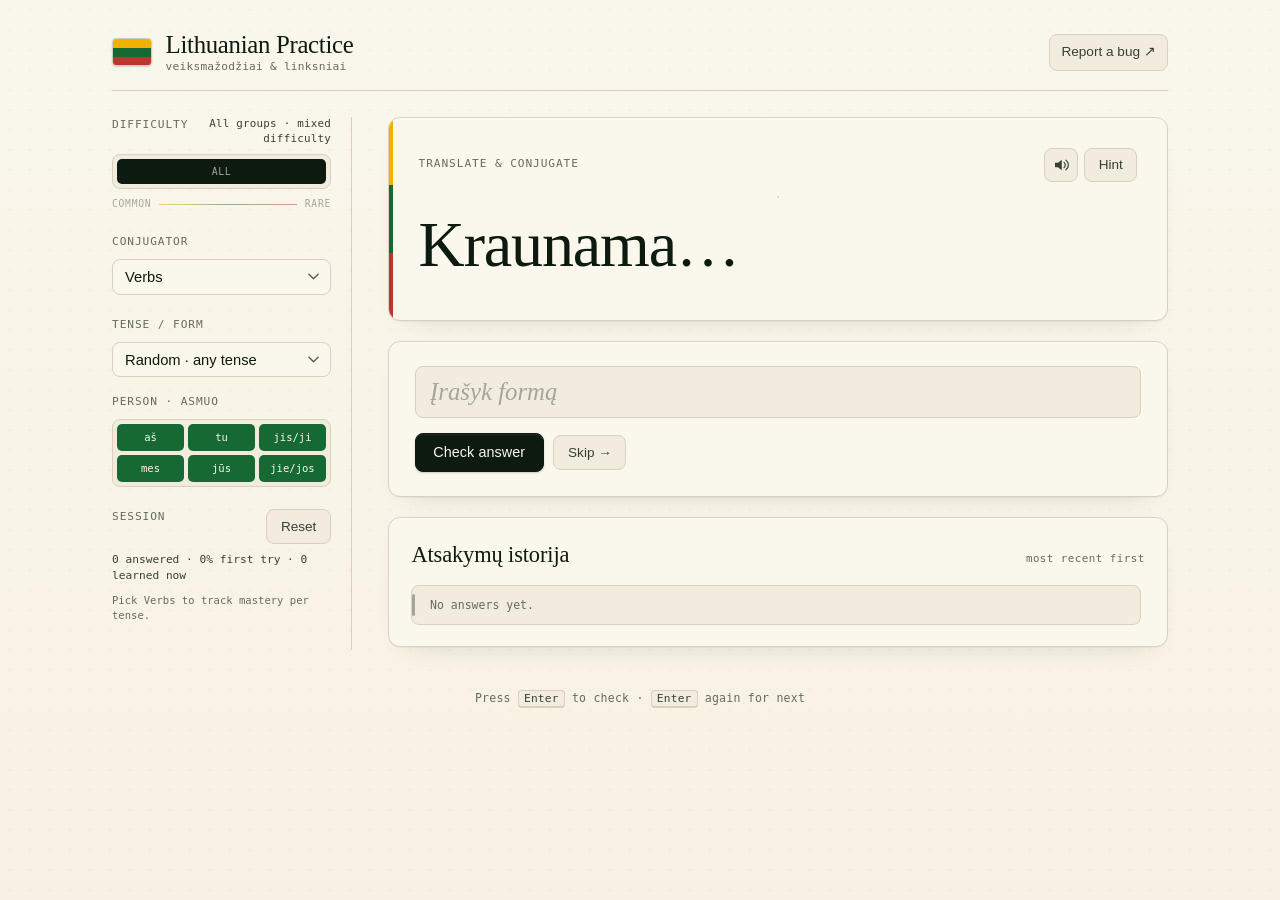
<file: index.html>
<!doctype html>
<html lang="en">
  <head>
    <meta charset="UTF-8" />
    <meta name="viewport" content="width=device-width, initial-scale=1.0" />
    <meta
      http-equiv="Content-Security-Policy"
      content="default-src 'self'; img-src 'self' data: https:; style-src 'self' https://fonts.googleapis.com; font-src https://fonts.gstatic.com data:; script-src 'self'; media-src 'self' https://translate.google.com https://translate.googleapis.com data: blob:; connect-src 'self' https://translate.google.com https://translate.googleapis.com https://www.googleapis.com https://commons.wikimedia.org; object-src 'none'; base-uri 'none'; frame-ancestors 'none';"
    />
    <meta http-equiv="Referrer-Policy" content="no-referrer" />
    <title>Lithuanian Practice</title>
    <link rel="preconnect" href="https://fonts.googleapis.com" />
    <link rel="preconnect" href="https://fonts.gstatic.com" crossorigin />
    <link
      href="https://fonts.googleapis.com/css2?family=Spectral:ital,wght@0,400;0,500;0,600;1,400;1,500&family=DM+Serif+Display:ital@0;1&family=Bricolage+Grotesque:opsz,wght@10..48,400;10..48,500;10..48,600;10..48,700&family=IBM+Plex+Sans:wght@400;500;600&family=JetBrains+Mono:wght@400;500;600&display=swap"
      rel="stylesheet"
    />
    <link rel="stylesheet" href="styles.css?v=20260610a" />
  </head>
  <body>
    <div class="page">
      <header class="topbar">
        <div class="brand">
          <span class="brand-mark" role="img" aria-label="Lithuanian flag"><span></span><span></span><span></span></span>
          <div class="brand-text">
            <span class="brand-title">Lithuanian Practice</span>
            <span class="brand-sub">veiksmažodžiai &amp; linksniai</span>
          </div>
        </div>
        <a
          class="ghost-link"
          href="https://github.com/ingakaspar/lithuanian-words-practice/issues/new"
          target="_blank"
          rel="noopener noreferrer"
          >Report a bug ↗</a
        >
      </header>

      <div class="layout">
        <aside class="sidebar" aria-label="Practice controls">
          <div class="control-group freq-group">
            <div class="freq-head">
              <span class="eyebrow">Difficulty</span>
              <span id="freqHint" class="freq-hint">All groups</span>
            </div>
            <div
              id="freqChips"
              class="freq-chips"
              role="group"
              aria-label="Word frequency band"
              data-all="true"
            ></div>
            <select id="wordGroupSelect" class="visually-hidden" aria-hidden="true" tabindex="-1" multiple>
              <option value="all" selected>All groups (0-900)</option>
            </select>
            <div class="freq-legend" aria-hidden="true">
              <span>common</span>
              <span class="freq-legend-rule"></span>
              <span>rare</span>
            </div>
          </div>

          <div class="control-group">
            <div class="eyebrow">Conjugator</div>
            <div class="seg" role="radiogroup" id="modeSeg">
              <select id="practiceMode" aria-label="Choose what to practice">
                <option value="verbs">Verbs</option>
                <option value="nouns">Nouns</option>
                <option value="pronouns">Pronouns · Местоимения</option>
                <option value="adjectives">Adjectives</option>
                <option value="adverbs">Adverbs</option>
                <option value="numerals">Numerals</option>
              </select>
            </div>
          </div>

          <div id="verbControls" class="control-group">
            <label for="formSelect" class="eyebrow">Tense / form</label>
            <select id="formSelect">
              <option value="random">Random · any tense</option>
              <option value="present">Esamasis · present</option>
              <option value="past">Būtasis · past</option>
              <option value="future">Būsimasis · future</option>
              <option value="usedTo">Būdavo · used to</option>
              <option value="conditional">Sąlyginis · conditional</option>
              <option value="imperative">Liepiamoji · imperative</option>
            </select>
            <span class="eyebrow person-eyebrow">Person · asmuo</span>
            <div id="personChips" class="person-chips" role="group" aria-label="Verb person">
              <button type="button" class="person-chip active" data-person="0" aria-pressed="true">aš</button>
              <button type="button" class="person-chip active" data-person="1" aria-pressed="true">tu</button>
              <button type="button" class="person-chip active" data-person="2" aria-pressed="true">jis/ji</button>
              <button type="button" class="person-chip active" data-person="3" aria-pressed="true">mes</button>
              <button type="button" class="person-chip active" data-person="4" aria-pressed="true">jūs</button>
              <button type="button" class="person-chip active" data-person="5" aria-pressed="true">jie/jos</button>
            </div>
          </div>

          <div id="nounControls" class="control-group">
            <label for="nounCaseSelect" class="eyebrow">Noun case</label>
            <select id="nounCaseSelect">
              <option value="random">All cases (random)</option>
              <option value="Genitive">Genitive · Ko? Kieno?</option>
              <option value="Dative">Dative · Kam?</option>
              <option value="Accusative">Accusative · Ką?</option>
              <option value="Instrumental">Instrumental · Kuo?</option>
              <option value="Locative">Locative · Kur?</option>
              <option value="Vocative">Vocative · Kreipinys</option>
            </select>
          </div>

          <div class="control-group session-group">
            <div class="freq-head">
              <span class="eyebrow">Session</span>
              <button id="resetMasteryBtn" type="button" class="ghost-btn ghost-btn-sm">Reset</button>
            </div>
            <p id="sessionStats" class="session-stats">0 answered · 0% first try · 0 learned now</p>
            <div id="sessionProgress" class="session-progress" hidden>
              <div class="session-bar-track"><div id="sessionBar" class="session-bar-fill"></div></div>
            </div>
            <p id="sessionRegime" class="session-regime"></p>
          </div>

          <p id="dataStats" class="stats"></p>
        </aside>

        <main class="study">
          <section class="card prompt-card" aria-live="polite">
            <div class="prompt-meta">
              <span class="eyebrow" id="promptKicker">Translate &amp; conjugate</span>
              <div class="prompt-actions">
                <button id="speakBtn" type="button" class="icon-btn" aria-label="Pronounce">
                  <svg viewBox="0 0 24 24" width="18" height="18" aria-hidden="true">
                    <path
                      d="M4 9v6h4l5 4V5L8 9H4z"
                      fill="currentColor"
                    />
                    <path
                      d="M16 8.5a4.5 4.5 0 0 1 0 7M18.5 5.5a8 8 0 0 1 0 13"
                      fill="none"
                      stroke="currentColor"
                      stroke-width="1.6"
                      stroke-linecap="round"
                    />
                  </svg>
                </button>
                <button id="hintBtn" type="button" class="ghost-btn">Hint</button>
              </div>
            </div>

            <figure id="wordImageWrap" class="word-image-wrap" hidden>
              <img id="wordImage" alt="" decoding="async" loading="lazy" />
            </figure>

            <h1 id="promptText" class="prompt-word">Kraunama…</h1>
            <p id="personText" class="prompt-translation"></p>
            <p id="nounMeta" class="prompt-context"></p>
          </section>

          <section class="card answer-card">
            <div class="answer-field" id="answerField" role="group" aria-label="Answer">
              <span id="answerNumTag" class="answer-num-tag" hidden aria-hidden="true"></span>
              <input
                id="answerInput"
                type="text"
                placeholder="Įrašyk formą"
                aria-label="Answer"
                autocomplete="off"
                spellcheck="false"
              />
            </div>
            <div class="answer-actions">
              <button id="checkBtn" type="button" class="primary-btn">Check answer</button>
              <button id="nextBtn" type="button" class="ghost-btn">Skip →</button>
            </div>
            <p id="resultText" class="result"></p>
          </section>

          <section class="card history-card">
            <header class="history-head">
              <h2>Atsakymų istorija</h2>
              <span class="history-hint">most recent first</span>
            </header>
            <div id="historyList" class="history-list" aria-live="polite"></div>
          </section>
        </main>
      </div>

      <footer class="footer">
        <span>Press <kbd>Enter</kbd> to check · <kbd>Enter</kbd> again for next</span>
      </footer>
    </div>

    <script src="app-config.js"></script>
    <script src="app.js?v=20260610a"></script>
    <script src="frequency-chips.js?v=20260511a"></script>
    <script src="tweaks.js?v=20260511a"></script>
  </body>
</html>
</file>
<file: styles.css>
/* ─────────────────────────────────────────────────────────────
   Lithuanian Practice — Vilnius edition
   Inspired by the Lithuanian flag: saffron · forest · crimson.
   Palette: warm bone paper, deep forest-ink, saffron primary,
            crimson for errors, forest green for correctness.
   Type: Instrument Serif (display) · Geist (UI) · Geist Mono (meta)
   ───────────────────────────────────────────────────────────── */

* {
  box-sizing: border-box;
}

:root {
  --radius-lg: 12px;
  --radius-md: 8px;
  --radius-sm: 4px;
  --shadow-card: 0 1px 0 oklch(1 0 0 / 0.6) inset,
                 0 1px 0 oklch(0.18 0.025 145 / 0.04),
                 0 12px 28px -20px oklch(0.18 0.025 145 / 0.20);
  --font-ui:   "IBM Plex Sans", ui-sans-serif, -apple-system, "Segoe UI", sans-serif;
  --font-mono: "JetBrains Mono", ui-monospace, "SF Mono", Menlo, monospace;

  --font-display: "Spectral", "Source Serif 4", Georgia, serif;
  --display-italic: italic;
  --display-weight: 500;
  --display-tracking: -0.018em;

  --d: 1;

  --paper:      oklch(0.975 0.014 92);
  --paper-2:    oklch(0.945 0.020 88);
  --paper-edge: oklch(0.86  0.026 85);
  --rule:       oklch(0.78  0.030 80);

  --ink:        oklch(0.20  0.030 150);
  --ink-soft:   oklch(0.36  0.025 145);
  --ink-muted:  oklch(0.52  0.022 130);
  --ink-faint:  oklch(0.72  0.018 110);

  --saffron:        oklch(0.80  0.165 82);
  --saffron-deep:   oklch(0.68  0.165 75);
  --saffron-ink:    oklch(0.42  0.130 70);
  --saffron-wash:   oklch(0.94  0.060 85);
  --forest:         oklch(0.46  0.115 150);
  --forest-deep:    oklch(0.34  0.095 150);
  --forest-wash:    oklch(0.93  0.045 150);
  --crimson:        oklch(0.54  0.180 28);
  --crimson-deep:   oklch(0.44  0.165 28);
  --crimson-wash:   oklch(0.94  0.055 28);

  --amber:      var(--saffron);
  --amber-ink:  var(--saffron-ink);
  --amber-wash: var(--saffron-wash);
  --clay:       var(--crimson);
  --clay-wash:  var(--crimson-wash);

  --grain-dot:  oklch(0.20 0.030 150 / 0.035);
  --grain-bg-a: oklch(0.975 0.014 92);
  --grain-bg-b: oklch(0.96  0.020 88);
  --shadow-tone: oklch(0.18 0.025 145 / 0.20);
}

[data-mood="midnight"] {
  --paper:      oklch(0.18  0.022 240);
  --paper-2:    oklch(0.22  0.024 240);
  --paper-edge: oklch(0.32  0.024 240);
  --rule:       oklch(0.40  0.026 240);
  --ink:        oklch(0.96  0.012 90);
  --ink-soft:   oklch(0.80  0.014 90);
  --ink-muted:  oklch(0.62  0.014 90);
  --ink-faint:  oklch(0.46  0.018 240);
  --saffron:        oklch(0.84  0.155 82);
  --saffron-deep:   oklch(0.74  0.160 78);
  --saffron-ink:    oklch(0.92  0.140 85);
  --saffron-wash:   oklch(0.30  0.075 80);
  --forest:         oklch(0.74  0.135 148);
  --forest-deep:    oklch(0.62  0.140 148);
  --forest-wash:    oklch(0.30  0.075 148);
  --crimson:        oklch(0.72  0.170 28);
  --crimson-deep:   oklch(0.58  0.180 28);
  --crimson-wash:   oklch(0.30  0.080 28);
  --grain-dot:  oklch(1 0 0 / 0.05);
  --grain-bg-a: oklch(0.16  0.022 240);
  --grain-bg-b: oklch(0.14  0.022 240);
  --shadow-tone: oklch(0 0 0 / 0.45);
  --shadow-card: 0 1px 0 oklch(1 0 0 / 0.04) inset,
                 0 14px 36px -18px oklch(0 0 0 / 0.55);
}

[data-mood="linen"] {
  --paper:      oklch(0.985 0.004 80);
  --paper-2:    oklch(0.965 0.006 80);
  --paper-edge: oklch(0.88  0.008 80);
  --rule:       oklch(0.80  0.010 80);
  --ink:        oklch(0.18  0.010 80);
  --ink-soft:   oklch(0.36  0.010 80);
  --ink-muted:  oklch(0.55  0.010 80);
  --ink-faint:  oklch(0.74  0.008 80);
  --saffron:        oklch(0.78  0.150 82);
  --saffron-deep:   oklch(0.66  0.155 78);
  --saffron-ink:    oklch(0.42  0.120 70);
  --saffron-wash:   oklch(0.95  0.050 85);
  --forest:         oklch(0.46  0.115 150);
  --forest-wash:    oklch(0.94  0.040 150);
  --crimson:        oklch(0.54  0.175 28);
  --crimson-wash:   oklch(0.95  0.050 28);
}

[data-voice="modernist"] {
  --font-display: "Bricolage Grotesque", ui-sans-serif, sans-serif;
  --display-italic: normal;
  --display-weight: 700;
  --display-tracking: -0.035em;
}

[data-voice="antique"] {
  --font-display: "DM Serif Display", "Source Serif 4", Georgia, serif;
  --display-italic: italic;
  --display-weight: 400;
  --display-tracking: -0.01em;
}

[data-density="airy"]    { --d: 1.24; }
[data-density="cozy"]    { --d: 1; }
[data-density="compact"] { --d: 0.82; }

html, body {
  margin: 0;
  padding: 0;
}

body {
  min-height: 100vh;
  font-family: var(--font-ui);
  font-size: 16px;
  line-height: 1.5;
  color: var(--ink);
  background: var(--paper);
  background-image:
    radial-gradient(var(--grain-dot) 1px, transparent 1px),
    linear-gradient(180deg, var(--grain-bg-a), var(--grain-bg-b));
  background-size: 20px 20px, 100% 100%;
  background-position: 0 0, 0 0;
  -webkit-font-smoothing: antialiased;
  text-rendering: optimizeLegibility;
}

.page {
  width: min(1120px, 100%);
  margin: 0 auto;
  padding: clamp(1.25rem, 2.5vw, 2.25rem) clamp(1rem, 3vw, 2rem) 3rem;
}

/* ── Topbar ───────────────────────────────────────────────── */

.topbar {
  display: flex;
  align-items: center;
  justify-content: space-between;
  gap: 1rem;
  padding-bottom: 1.1rem;
  margin-bottom: 1.6rem;
  border-bottom: 1px solid var(--paper-edge);
}

.brand {
  display: flex;
  align-items: center;
  gap: 0.85rem;
}

.brand-mark {
  width: 40px;
  height: 28px;
  display: flex;
  flex-direction: column;
  border-radius: 4px;
  overflow: hidden;
  border: 1px solid oklch(0.20 0.030 150 / 0.18);
  box-shadow: 0 1px 0 oklch(1 0 0 / 0.4) inset,
              0 1px 2px oklch(0.18 0.025 145 / 0.15);
  font-size: 0;
  flex: none;
}

.brand-mark > span {
  flex: 1;
  display: block;
}

.brand-mark > span:nth-child(1) { background: var(--saffron); }
.brand-mark > span:nth-child(2) { background: var(--forest); }
.brand-mark > span:nth-child(3) { background: var(--crimson); }

.brand-text {
  display: flex;
  flex-direction: column;
  line-height: 1.05;
}

.brand-title {
  font-family: var(--font-display);
  font-size: 1.55rem;
  letter-spacing: -0.012em;
  color: var(--ink);
}

.brand-sub {
  font-family: var(--font-mono);
  font-size: 0.7rem;
  color: var(--ink-muted);
  letter-spacing: 0.02em;
  margin-top: 3px;
}

.ghost-link {
  font-size: 0.85rem;
  color: var(--ink-soft);
  text-decoration: none;
  border: 1px solid var(--paper-edge);
  padding: 0.45rem 0.7rem;
  border-radius: var(--radius-md);
  background: var(--paper-2);
  transition: border-color 120ms ease, color 120ms ease, background 120ms ease;
}

.ghost-link:hover {
  color: var(--ink);
  border-color: var(--ink-faint);
  background: var(--paper);
}

/* ── Layout ───────────────────────────────────────────────── */

.layout {
  display: grid;
  grid-template-columns: minmax(0, 240px) minmax(0, 1fr);
  gap: calc(2.25rem * var(--d));
  align-items: start;
}

.sidebar {
  position: sticky;
  top: 1.25rem;
  display: grid;
  gap: calc(1.4rem * var(--d));
  padding-right: 1.25rem;
  border-right: 1px solid var(--paper-edge);
  min-width: 0;
  width: 100%;
  max-width: 100%;
  box-sizing: border-box;
  overflow-x: clip;
}

.study {
  display: grid;
  gap: calc(1.25rem * var(--d));
  min-width: 0;
}

/* ── Sidebar controls ─────────────────────────────────────── */

.control-group {
  display: grid;
  gap: 0.5rem;
  min-width: 0;
  max-width: 100%;
}

.eyebrow {
  font-family: var(--font-mono);
  font-size: 0.7rem;
  letter-spacing: 0.08em;
  text-transform: uppercase;
  color: var(--ink-muted);
  font-weight: 500;
}

#nounControls { display: none; }

select {
  appearance: none;
  -webkit-appearance: none;
  width: 100%;
  font-family: var(--font-ui);
  font-size: 0.92rem;
  color: var(--ink);
  background: var(--paper);
  border: 1px solid var(--paper-edge);
  border-radius: var(--radius-md);
  padding: 0.55rem 2rem 0.55rem 0.75rem;
  background-image: url("data:image/svg+xml;utf8,<svg xmlns='http://www.w3.org/2000/svg' viewBox='0 0 12 8' fill='none' stroke='%23645e54' stroke-width='1.6' stroke-linecap='round'><path d='M1 1.5l5 5 5-5'/></svg>");
  background-repeat: no-repeat;
  background-position: right 0.7rem center;
  background-size: 11px;
  transition: border-color 120ms ease, background-color 120ms ease;
}

select:hover { border-color: var(--ink-faint); }
select:focus {
  outline: none;
  border-color: var(--amber);
  box-shadow: 0 0 0 3px var(--amber-wash);
}

.stats {
  margin: 0.25rem 0 0;
  font-family: var(--font-mono);
  font-size: 0.7rem;
  line-height: 1.5;
  color: var(--ink-muted);
}

/* ── Session score / mastery ──────────────────────────────── */

.session-group {
  gap: 0.5rem;
}

.ghost-btn-sm {
  padding: 0.2rem 0.55rem;
  font-size: 0.66rem;
}

.session-stats {
  margin: 0;
  font-family: var(--font-mono);
  font-size: 0.7rem;
  line-height: 1.5;
  color: var(--ink-soft);
}

.session-progress {
  margin-top: 0.1rem;
}

.session-bar-track {
  width: 100%;
  height: 7px;
  border-radius: 999px;
  background: var(--paper-2);
  border: 1px solid var(--paper-edge);
  overflow: hidden;
}

.session-bar-fill {
  height: 100%;
  width: 0%;
  border-radius: 999px;
  background: linear-gradient(90deg, var(--saffron), var(--forest));
  transition: width 220ms ease;
}

.session-regime {
  margin: 0;
  font-family: var(--font-mono);
  font-size: 0.66rem;
  line-height: 1.45;
  color: var(--ink-muted);
}

/* ── Person chips (verb) ──────────────────────────────────── */

.person-eyebrow {
  margin-top: 0.55rem;
}

.person-chips {
  display: grid;
  grid-template-columns: repeat(3, minmax(0, 1fr));
  gap: 4px;
  padding: 4px;
  max-width: 100%;
  box-sizing: border-box;
  background: var(--paper-2);
  border: 1px solid var(--paper-edge);
  border-radius: var(--radius-md);
}

.person-chip {
  min-width: 0;
  font-family: var(--font-mono);
  font-size: 0.66rem;
  font-weight: 500;
  color: var(--ink-muted);
  background: transparent;
  border: 1px solid transparent;
  border-radius: 5px;
  padding: 0.4rem 0.2rem;
  text-align: center;
  cursor: pointer;
  transition: background 120ms ease, color 120ms ease;
  box-sizing: border-box;
}

.person-chip:hover {
  color: var(--ink);
  background: var(--paper);
}

.person-chip.active {
  background: var(--forest);
  color: var(--paper);
}

/* ── Frequency chip rail ──────────────────────────────────── */

.freq-group {
  gap: 0.45rem;
  min-width: 0;
  max-width: 100%;
}

.freq-head {
  display: flex;
  flex-wrap: wrap;
  justify-content: space-between;
  align-items: flex-start;
  gap: 0.35rem 0.5rem;
  min-width: 0;
}

.freq-hint {
  font-family: var(--font-mono);
  font-size: 0.68rem;
  color: var(--ink-soft);
  letter-spacing: 0.02em;
  text-align: right;
  flex: 1 1 8rem;
  min-width: 0;
  max-width: 100%;
  line-height: 1.35;
  white-space: normal;
}

.freq-chips {
  display: grid;
  grid-template-columns: 1fr;
  gap: 4px;
  padding: 4px;
  max-width: 100%;
  box-sizing: border-box;
  background: var(--paper-2);
  border: 1px solid var(--paper-edge);
  border-radius: var(--radius-md);
}

.freq-grid {
  display: grid;
  grid-template-columns: repeat(10, minmax(0, 1fr));
  gap: 4px;
}

.freq-chip {
  min-width: 0;
  max-width: 100%;
  font-family: var(--font-mono);
  font-size: 0.64rem;
  font-weight: 500;
  color: var(--ink-muted);
  background: transparent;
  border: 1px solid transparent;
  border-radius: 5px;
  padding: 0.4rem 0.12rem;
  text-align: center;
  cursor: pointer;
  transition: background 120ms ease, color 120ms ease;
  box-sizing: border-box;
}

.freq-chip:hover {
  color: var(--ink);
  background: var(--paper);
}

.freq-chip.active {
  background: var(--ink);
  color: var(--paper);
}

.freq-chip-all {
  width: 100%;
  text-align: center;
  padding-left: 0.45rem;
  padding-right: 0.45rem;
  font-size: 0.62rem;
  letter-spacing: 0.06em;
  text-transform: uppercase;
}

.freq-chip-all.active {
  background: var(--ink);
  color: var(--paper);
}

.freq-chips[data-all="true"] .freq-chip {
  color: var(--ink-faint);
}

.freq-chips[data-all="true"] .freq-chip:hover {
  color: var(--ink);
}

.freq-legend {
  display: grid;
  grid-template-columns: auto 1fr auto;
  align-items: center;
  gap: 0.5rem;
  margin-top: 1px;
  font-family: var(--font-mono);
  font-size: 0.6rem;
  letter-spacing: 0.08em;
  text-transform: uppercase;
  color: var(--ink-faint);
}

.freq-legend-rule {
  height: 1px;
  background: linear-gradient(90deg, var(--saffron), var(--forest), var(--crimson));
  opacity: 0.5;
}

.visually-hidden {
  position: absolute !important;
  width: 1px; height: 1px;
  padding: 0; margin: -1px;
  overflow: hidden;
  clip: rect(0, 0, 0, 0);
  white-space: nowrap;
  border: 0;
}

/* ── Cards ────────────────────────────────────────────────── */

.card {
  position: relative;
  background: var(--paper);
  border: 1px solid var(--paper-edge);
  border-radius: var(--radius-lg);
  padding: calc(1.5rem * var(--d)) calc(1.6rem * var(--d));
  box-shadow: var(--shadow-card);
}

/* ── Prompt card (the protagonist) ────────────────────────── */

.prompt-card {
  position: relative;
  padding: calc(1.85rem * var(--d)) calc(1.85rem * var(--d)) calc(1.95rem * var(--d));
  overflow: hidden;
}

.prompt-card::before {
  content: "";
  position: absolute;
  left: 0;
  top: 0;
  bottom: 0;
  width: 4px;
  background:
    linear-gradient(180deg,
      var(--saffron) 0%, var(--saffron) 33.333%,
      var(--forest) 33.333%, var(--forest) 66.666%,
      var(--crimson) 66.666%, var(--crimson) 100%);
}

.prompt-meta {
  display: flex;
  align-items: center;
  justify-content: space-between;
  gap: 1rem;
  margin-bottom: 0.85rem;
}

.prompt-actions {
  display: flex;
  align-items: center;
  gap: 0.4rem;
}

.word-image-wrap {
  margin: 0 0 0.85rem;
  display: flex;
  justify-content: center;
  align-items: center;
}

.word-image-wrap img {
  max-width: min(100%, 320px);
  max-height: min(38vh, 220px);
  width: auto;
  height: auto;
  object-fit: contain;
  border-radius: var(--radius-md);
  border: 1px solid var(--paper-edge);
  background: var(--paper-2);
  box-shadow: 0 1px 0 oklch(1 0 0 / 0.45) inset;
}

.prompt-word {
  font-family: var(--font-display);
  font-weight: var(--display-weight);
  font-size: clamp(2.4rem, calc(5.5vw * var(--d)), 4rem);
  line-height: 1.05;
  letter-spacing: var(--display-tracking);
  color: var(--ink);
  margin: 0;
  text-wrap: pretty;
  word-break: break-word;
}

[data-voice="antique"] .prompt-word { font-style: italic; }

.prompt-translation {
  margin: 0.65rem 0 0;
  font-family: var(--font-display);
  font-style: italic;
  font-size: 1.3rem;
  line-height: 1.35;
  color: var(--ink-soft);
}

.prompt-context {
  margin: 0.95rem 0 0;
  font-family: var(--font-mono);
  font-size: 0.78rem;
  line-height: 1.55;
  color: var(--ink-muted);
  white-space: pre-line;
  padding-top: 0.85rem;
  border-top: 1px dashed var(--paper-edge);
}

.prompt-context:empty {
  display: none;
}

/* ── Answer card ──────────────────────────────────────────── */

.answer-card {
  display: grid;
  gap: 0.75rem;
}

.answer-field {
  display: flex;
  align-items: stretch;
  width: 100%;
  min-width: 0;
  border: 1px solid var(--paper-edge);
  border-radius: var(--radius-md);
  background: var(--paper-2);
  transition: border-color 120ms ease, box-shadow 120ms ease, background 120ms ease;
  overflow: hidden;
}

.answer-field:focus-within {
  outline: none;
  border-color: var(--saffron-deep);
  background: var(--paper);
  box-shadow: 0 0 0 3px var(--saffron-wash);
}

.answer-num-tag {
  flex: 0 0 auto;
  display: flex;
  align-items: center;
  align-self: stretch;
  padding: 0 0.5rem 0 0.75rem;
  font-family: var(--font-display);
  font-size: 1.55rem;
  font-weight: 600;
  letter-spacing: 0.06em;
  color: var(--crimson-deep);
  background: linear-gradient(180deg, var(--crimson-wash) 0%, transparent 88%);
  border-right: 1px solid var(--paper-edge);
}

.answer-num-tag[hidden] {
  display: none !important;
}

.answer-field input[type="text"] {
  width: auto;
  flex: 1 1 0;
  min-width: 0;
  font-family: var(--font-display);
  font-size: 1.55rem;
  color: var(--ink);
  background: transparent;
  border: none;
  border-radius: 0;
  padding: 0.7rem 0.9rem;
  box-shadow: none;
  transition: background 120ms ease;
}

.answer-field input[type="text"]::placeholder {
  color: var(--ink-faint);
  font-style: italic;
}

.answer-field input[type="text"]:focus {
  outline: none;
  border: none;
  box-shadow: none;
  background: transparent;
}

.answer-actions {
  display: flex;
  align-items: center;
  gap: 0.6rem;
  margin-top: 0.15rem;
}

/* ── Buttons ──────────────────────────────────────────────── */

button {
  font-family: var(--font-ui);
  font-size: 0.9rem;
  font-weight: 500;
  cursor: pointer;
  border: 1px solid transparent;
  border-radius: var(--radius-md);
  transition:
    background-color 120ms ease,
    border-color 120ms ease,
    color 120ms ease,
    transform 120ms ease;
}

button:active {
  transform: translateY(1px);
}

.primary-btn {
  background: var(--ink);
  color: var(--paper);
  padding: 0.65rem 1.1rem;
  letter-spacing: 0.005em;
  border-color: var(--ink);
  box-shadow: 0 1px 0 oklch(1 0 0 / 0.08) inset,
              0 1px 2px oklch(0.18 0.025 145 / 0.20);
}

.primary-btn:hover {
  background: oklch(0.30 0.040 148);
  border-color: oklch(0.30 0.040 148);
}

.ghost-btn {
  background: var(--paper-2);
  color: var(--ink-soft);
  border-color: var(--paper-edge);
  padding: 0.55rem 0.85rem;
  font-size: 0.85rem;
}

.ghost-btn:hover {
  color: var(--ink);
  border-color: var(--ink-faint);
  background: var(--paper);
}

.icon-btn {
  width: 34px;
  height: 34px;
  display: grid;
  place-items: center;
  background: var(--paper-2);
  color: var(--ink-soft);
  border: 1px solid var(--paper-edge);
  border-radius: var(--radius-md);
  padding: 0;
}

.icon-btn:hover {
  color: var(--saffron-ink);
  border-color: var(--saffron-deep);
  background: var(--saffron-wash);
}

/* ── Result line ──────────────────────────────────────────── */

.result {
  margin: 0.35rem 0 0;
  min-height: 1.4rem;
  font-size: 0.92rem;
  line-height: 1.5;
  font-family: var(--font-ui);
  font-weight: 500;
  color: var(--ink-muted);
}

.result:empty { display: none; }

.result.ok,
#resultText.ok {
  color: var(--forest-deep);
  background: var(--forest-wash);
  border-left: 3px solid var(--forest);
  padding: 0.7rem 0.9rem;
  border-radius: 0 var(--radius-md) var(--radius-md) 0;
}

.result.bad,
#resultText.bad {
  color: var(--crimson-deep);
  background: var(--crimson-wash);
  border-left: 3px solid var(--crimson);
  padding: 0.7rem 0.9rem;
  border-radius: 0 var(--radius-md) var(--radius-md) 0;
}

/* ── History ──────────────────────────────────────────────── */

.history-card {
  padding: calc(1.25rem * var(--d)) calc(1.4rem * var(--d)) calc(1.3rem * var(--d));
}

.history-head {
  display: flex;
  align-items: baseline;
  justify-content: space-between;
  gap: 1rem;
  margin: 0 0 0.85rem;
  border: none;
  padding: 0;
}

.history-head h2 {
  margin: 0;
  font-family: var(--font-display);
  font-weight: 400;
  font-size: 1.4rem;
  color: var(--ink);
  letter-spacing: -0.005em;
}

.history-hint {
  font-family: var(--font-mono);
  font-size: 0.68rem;
  color: var(--ink-muted);
  letter-spacing: 0.04em;
}

.history-list {
  display: grid;
  gap: 0.5rem;
  max-height: 360px;
  overflow-y: auto;
  padding-right: 0.25rem;
}

.history-list::-webkit-scrollbar { width: 8px; }
.history-list::-webkit-scrollbar-thumb {
  background: var(--paper-edge);
  border-radius: 4px;
}

.history-item {
  position: relative;
  border: 1px solid var(--paper-edge);
  border-radius: var(--radius-md);
  padding: 0.6rem 0.75rem 0.6rem 1.1rem;
  background: var(--paper-2);
  font-size: 0.85rem;
  line-height: 1.4;
  color: var(--ink-soft);
}

.history-item::before {
  content: "";
  position: absolute;
  left: 0;
  top: 8px;
  bottom: 8px;
  width: 3px;
  border-radius: 3px;
  background: var(--ink-faint);
}

.history-item.correct::before { background: var(--forest); }
.history-item.wrong::before   { background: var(--crimson); }

.history-item strong {
  font-family: var(--font-mono);
  font-size: 0.7rem;
  font-weight: 500;
  letter-spacing: 0.08em;
  color: var(--ink-muted);
  margin-right: 0.4rem;
}

.history-item.correct strong { color: var(--forest-deep); }
.history-item.wrong   strong { color: var(--crimson-deep); }

.history-item .meta {
  color: var(--ink-muted);
  margin-top: 2px;
  font-family: var(--font-mono);
  font-size: 0.72rem;
}

/* ── Footer ───────────────────────────────────────────────── */

.footer {
  margin-top: 2.5rem;
  text-align: center;
  font-family: var(--font-mono);
  font-size: 0.72rem;
  color: var(--ink-muted);
  letter-spacing: 0.02em;
}

.footer kbd {
  font-family: var(--font-mono);
  font-size: 0.7rem;
  background: var(--paper-2);
  border: 1px solid var(--paper-edge);
  border-bottom-width: 2px;
  border-radius: 4px;
  padding: 1px 5px;
  color: var(--ink-soft);
}

/* ── Tweaks panel ─────────────────────────────────────────── */

.tweaks-panel {
  position: fixed;
  bottom: 1rem;
  right: 1rem;
  width: 300px;
  background: var(--paper);
  border: 1px solid var(--paper-edge);
  border-radius: var(--radius-lg);
  box-shadow: 0 24px 60px -24px var(--shadow-tone),
              0 1px 0 oklch(1 0 0 / 0.5) inset;
  z-index: 60;
  overflow: hidden;
  font-family: var(--font-ui);
  color: var(--ink);
}

.tweaks-panel[hidden] { display: none; }

.tweaks-head {
  display: flex;
  align-items: center;
  justify-content: space-between;
  padding: 0.7rem 0.95rem;
  border-bottom: 1px solid var(--paper-edge);
  background: var(--paper-2);
}

.tweaks-titlewrap { display: flex; flex-direction: column; line-height: 1.1; gap: 1px; }
.tweaks-title {
  font-family: var(--font-display);
  font-style: var(--display-italic);
  font-size: 1.2rem;
  letter-spacing: -0.005em;
}
.tweaks-eyebrow {
  font-family: var(--font-mono);
  font-size: 0.65rem;
  text-transform: uppercase;
  letter-spacing: 0.08em;
  color: var(--ink-muted);
}

.tweaks-close {
  background: transparent;
  border: none;
  color: var(--ink-muted);
  font-size: 1.4rem;
  line-height: 1;
  cursor: pointer;
  padding: 0 0.35rem;
  border-radius: 6px;
}
.tweaks-close:hover { color: var(--ink); background: var(--paper); }

.tweaks-body {
  padding: 0.9rem;
  display: grid;
  gap: 0.95rem;
}

.tweaks-section { display: grid; gap: 0.4rem; }

.tweaks-section-head {
  display: flex;
  align-items: baseline;
  justify-content: space-between;
  gap: 0.5rem;
}
.tweaks-label {
  font-family: var(--font-mono);
  font-size: 0.7rem;
  letter-spacing: 0.08em;
  text-transform: uppercase;
  color: var(--ink-muted);
  font-weight: 500;
}
.tweaks-sub {
  font-family: var(--font-mono);
  font-size: 0.62rem;
  letter-spacing: 0.04em;
  color: var(--ink-faint);
}

.tweaks-row {
  display: grid;
  grid-template-columns: 1fr 1fr 1fr;
  gap: 4px;
  padding: 4px;
  background: var(--paper-2);
  border: 1px solid var(--paper-edge);
  border-radius: 9px;
}

.tweaks-opt {
  background: transparent;
  border: 1px solid transparent;
  border-radius: 6px;
  padding: 0.55rem 0.35rem;
  cursor: pointer;
  display: grid;
  justify-items: center;
  gap: 5px;
  color: var(--ink-soft);
  transition: background 120ms ease, color 120ms ease;
}
.tweaks-opt:hover { background: var(--paper); color: var(--ink); }
.tweaks-opt.active { background: var(--ink); color: var(--paper); }
.tweaks-opt.active .lbl { color: var(--paper); }

.tweaks-opt .sw {
  width: 18px; height: 18px;
  border-radius: 50%;
  border: 1px solid oklch(0 0 0 / 0.08);
  display: block;
}
.tweaks-opt .preview {
  font-size: 1.15rem;
  line-height: 1;
  display: block;
  height: 18px;
}
.tweaks-opt .ico {
  font-family: var(--font-mono);
  font-size: 0.95rem;
  line-height: 1;
  height: 18px;
  display: block;
}
.tweaks-opt .lbl {
  font-size: 0.72rem;
  font-weight: 500;
  letter-spacing: 0.01em;
  color: var(--ink-muted);
}
.tweaks-opt:hover .lbl { color: var(--ink); }

@media (max-width: 520px) {
  .tweaks-panel { left: 1rem; right: 1rem; width: auto; }
}

/* ── Responsive ───────────────────────────────────────────── */

@media (max-width: 860px) {
  .layout {
    grid-template-columns: 1fr;
    gap: 1.5rem;
  }
  .sidebar {
    position: static;
    grid-template-columns: 1fr 1fr;
    grid-auto-flow: row;
    display: grid;
    padding-right: 0;
    border-right: none;
    border-bottom: 1px solid var(--paper-edge);
    padding-bottom: 1.25rem;
  }
  .stats { grid-column: 1 / -1; }
  .prompt-word { font-size: clamp(2.2rem, 9vw, 3rem); }
}

@media (max-width: 520px) {
  .sidebar { grid-template-columns: 1fr; }
  .topbar { flex-wrap: wrap; gap: 0.75rem; }
  .card { padding: 1.25rem 1.15rem; }
  .prompt-card { padding: 1.4rem 1.25rem 1.5rem; }
  .answer-actions { flex-wrap: wrap; }
}
</file>
